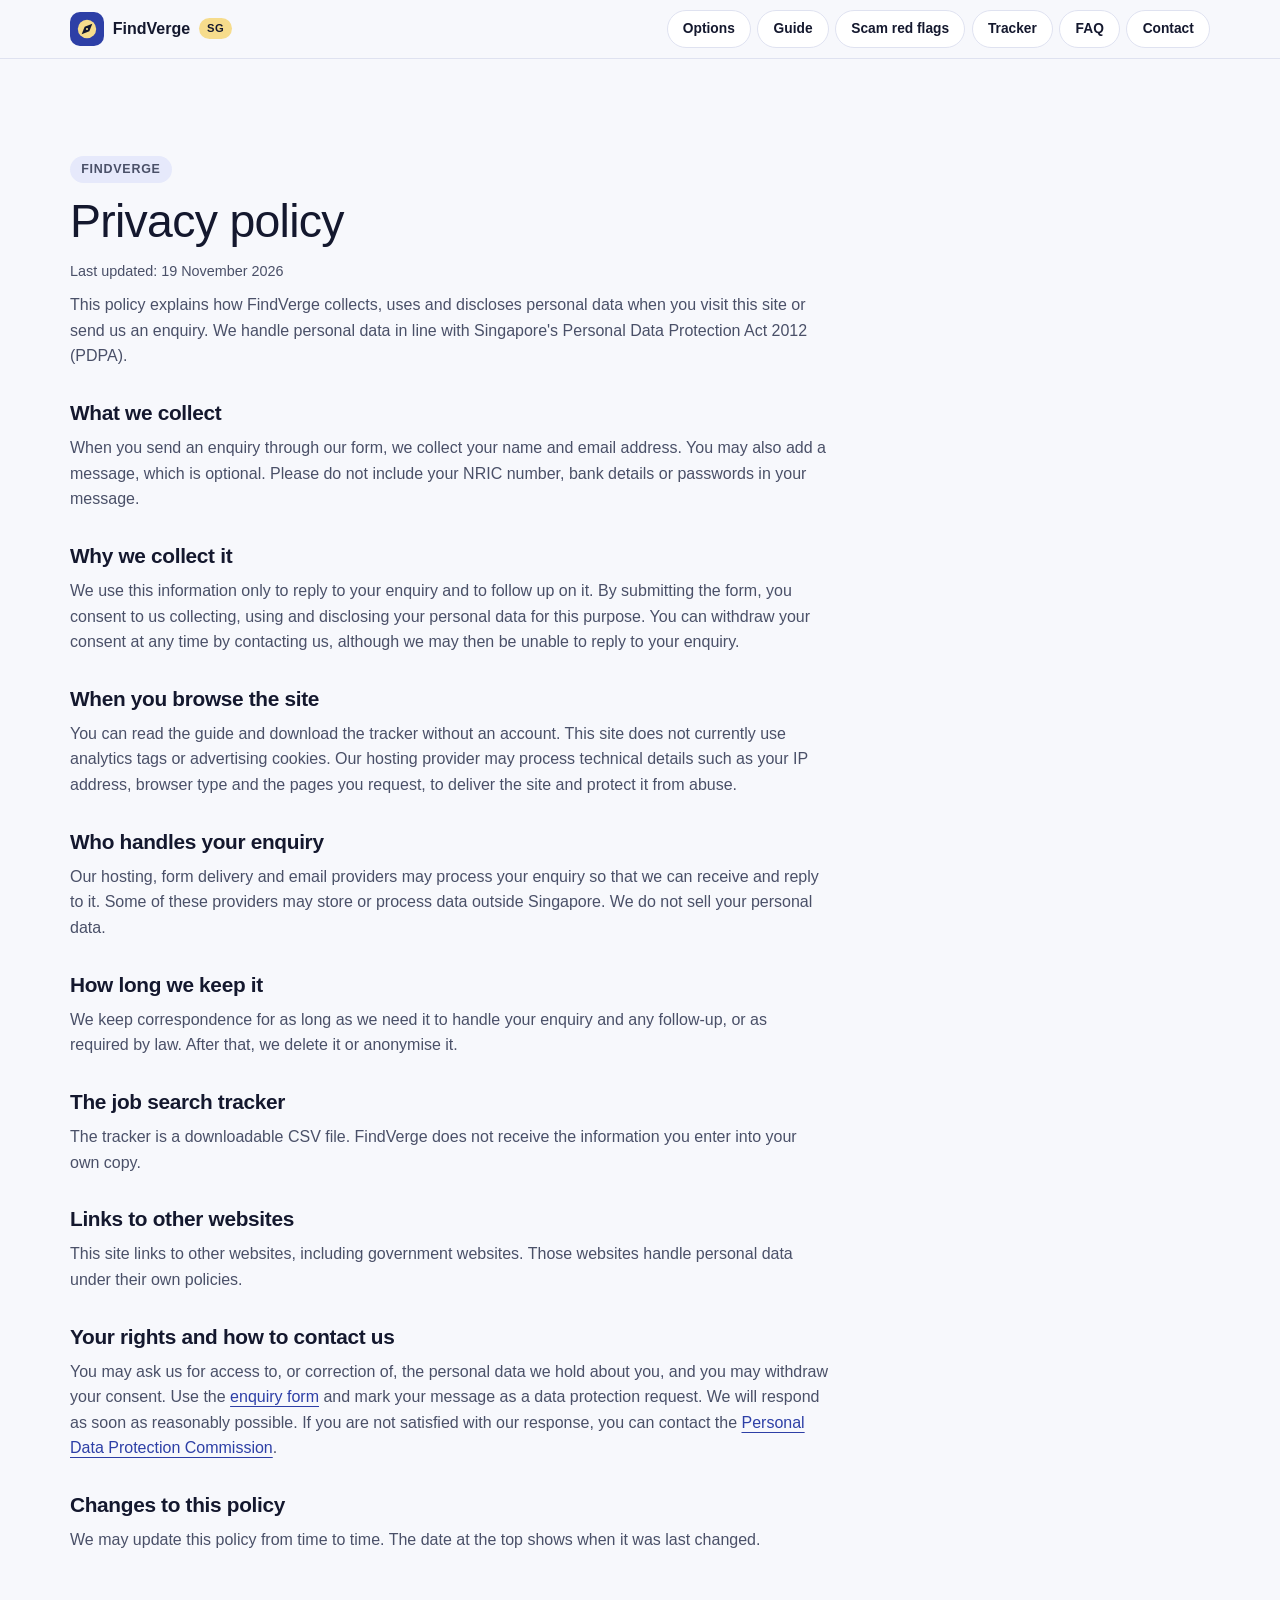
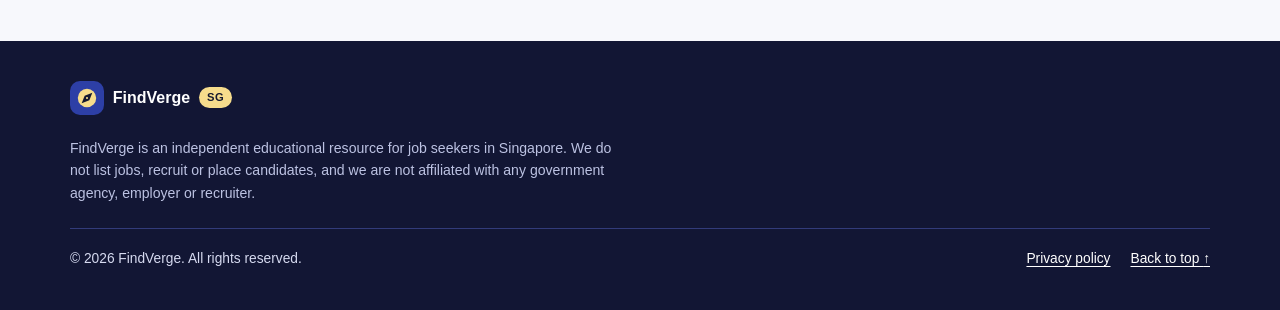
<file: privacy-policy/index.html>
<!doctype html>
<html lang="en-SG">
<head>
  <meta charset="utf-8">
  <meta name="viewport" content="width=device-width, initial-scale=1">
  <meta name="description" content="How FindVerge collects, uses and protects personal data when you visit the site or send an enquiry.">
  <meta name="theme-color" content="#2d3fa6">
  <title>Privacy Policy | FindVerge</title>
  <link rel="icon" href="../icon.svg" type="image/svg+xml">
  <link rel="stylesheet" href="../sg-style.css">
</head>
<body>
  <a class="skip-link" href="#main">Skip to content</a>

  <header class="site-header">
    <div class="wrap header-inner">
      <a class="brand" href="../#main">
        <img src="../icon.svg" width="34" height="34" alt="">
        FindVerge <small>SG</small>
      </a>
      <nav class="site-nav" aria-label="Main navigation">
        <a href="../#options">Options</a>
        <a href="../#guide">Guide</a>
        <a href="../#red-flags">Scam red flags</a>
        <a href="../#tracker">Tracker</a>
        <a href="../#faq">FAQ</a>
        <a href="../#contact">Contact</a>
      </nav>
    </div>
  </header>

  <main class="wrap section" id="main">
    <article class="doc">
      <p class="eyebrow">FindVerge</p>
      <h1>Privacy policy</h1>
      <p class="updated">Last updated: 19 November 2026</p>
      <p>This policy explains how FindVerge collects, uses and discloses personal data when you visit this site or send us an enquiry. We handle personal data in line with Singapore's Personal Data Protection Act 2012 (PDPA).</p>

      <h2>What we collect</h2>
      <p>When you send an enquiry through our form, we collect your name and email address. You may also add a message, which is optional. Please do not include your NRIC number, bank details or passwords in your message.</p>

      <h2>Why we collect it</h2>
      <p>We use this information only to reply to your enquiry and to follow up on it. By submitting the form, you consent to us collecting, using and disclosing your personal data for this purpose. You can withdraw your consent at any time by contacting us, although we may then be unable to reply to your enquiry.</p>

      <h2>When you browse the site</h2>
      <p>You can read the guide and download the tracker without an account. This site does not currently use analytics tags or advertising cookies. Our hosting provider may process technical details such as your IP address, browser type and the pages you request, to deliver the site and protect it from abuse.</p>

      <h2>Who handles your enquiry</h2>
      <p>Our hosting, form delivery and email providers may process your enquiry so that we can receive and reply to it. Some of these providers may store or process data outside Singapore. We do not sell your personal data.</p>

      <h2>How long we keep it</h2>
      <p>We keep correspondence for as long as we need it to handle your enquiry and any follow-up, or as required by law. After that, we delete it or anonymise it.</p>

      <h2>The job search tracker</h2>
      <p>The tracker is a downloadable CSV file. FindVerge does not receive the information you enter into your own copy.</p>

      <h2>Links to other websites</h2>
      <p>This site links to other websites, including government websites. Those websites handle personal data under their own policies.</p>

      <h2>Your rights and how to contact us</h2>
      <p>You may ask us for access to, or correction of, the personal data we hold about you, and you may withdraw your consent. Use the <a href="../#contact">enquiry form</a> and mark your message as a data protection request. We will respond as soon as reasonably possible. If you are not satisfied with our response, you can contact the <a href="https://www.pdpc.gov.sg">Personal Data Protection Commission</a>.</p>

      <h2>Changes to this policy</h2>
      <p>We may update this policy from time to time. The date at the top shows when it was last changed.</p>
    </article>
  </main>

  <footer class="site-footer" id="about">
    <div class="wrap footer-inner">
      <div>
        <a class="brand" href="../#main">
          <img src="../icon.svg" width="34" height="34" alt="">
          FindVerge <small>SG</small>
        </a>
        <p class="disclaimer">FindVerge is an independent educational resource for job seekers in Singapore. We do not list jobs, recruit or place candidates, and we are not affiliated with any government agency, employer or recruiter.</p>
      </div>
      <div class="footer-bottom">
        <p>© 2026 FindVerge. All rights reserved.</p>
        <div class="footer-links">
          <a href="./" aria-current="page">Privacy policy</a>
          <a href="#main">Back to top <span aria-hidden="true">↑</span></a>
        </div>
      </div>
    </div>
  </footer>
</body>
</html>
</file>
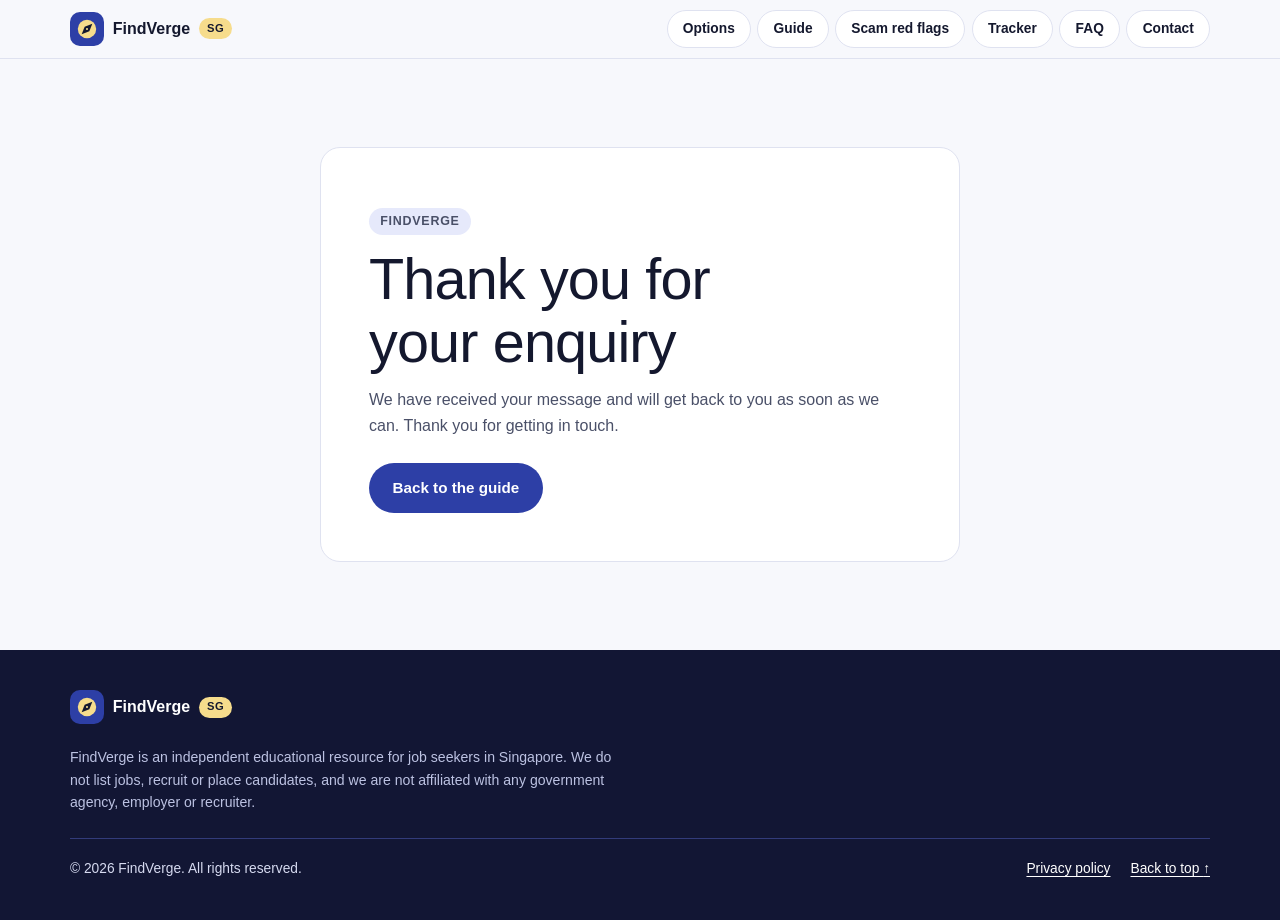
<file: thank-you/index.html>
<!doctype html>
<html lang="en-SG">
<head>
  <meta charset="utf-8">
  <meta name="viewport" content="width=device-width, initial-scale=1">
  <meta name="robots" content="noindex">
  <meta name="theme-color" content="#2d3fa6">
  <title>Thank You | FindVerge</title>
  <link rel="icon" href="../icon.svg" type="image/svg+xml">
  <link rel="stylesheet" href="../sg-style.css">
</head>
<body>
  <a class="skip-link" href="#main">Skip to content</a>

  <header class="site-header">
    <div class="wrap header-inner">
      <a class="brand" href="../#main">
        <img src="../icon.svg" width="34" height="34" alt="">
        FindVerge <small>SG</small>
      </a>
      <nav class="site-nav" aria-label="Main navigation">
        <a href="../#options">Options</a>
        <a href="../#guide">Guide</a>
        <a href="../#red-flags">Scam red flags</a>
        <a href="../#tracker">Tracker</a>
        <a href="../#faq">FAQ</a>
        <a href="../#contact">Contact</a>
      </nav>
    </div>
  </header>

  <main class="wrap section" id="main">
    <div class="confirmation">
      <p class="eyebrow">FindVerge</p>
      <h1>Thank you for your enquiry</h1>
      <p>We have received your message and will get back to you as soon as we can. Thank you for getting in touch.</p>
      <a class="button button-primary" href="../">Back to the guide</a>
    </div>
  </main>

  <footer class="site-footer" id="about">
    <div class="wrap footer-inner">
      <div>
        <a class="brand" href="../#main">
          <img src="../icon.svg" width="34" height="34" alt="">
          FindVerge <small>SG</small>
        </a>
        <p class="disclaimer">FindVerge is an independent educational resource for job seekers in Singapore. We do not list jobs, recruit or place candidates, and we are not affiliated with any government agency, employer or recruiter.</p>
      </div>
      <div class="footer-bottom">
        <p>© 2026 FindVerge. All rights reserved.</p>
        <div class="footer-links">
          <a href="../privacy-policy/">Privacy policy</a>
          <a href="#main">Back to top <span aria-hidden="true">↑</span></a>
        </div>
      </div>
    </div>
  </footer>
</body>
</html>
</file>
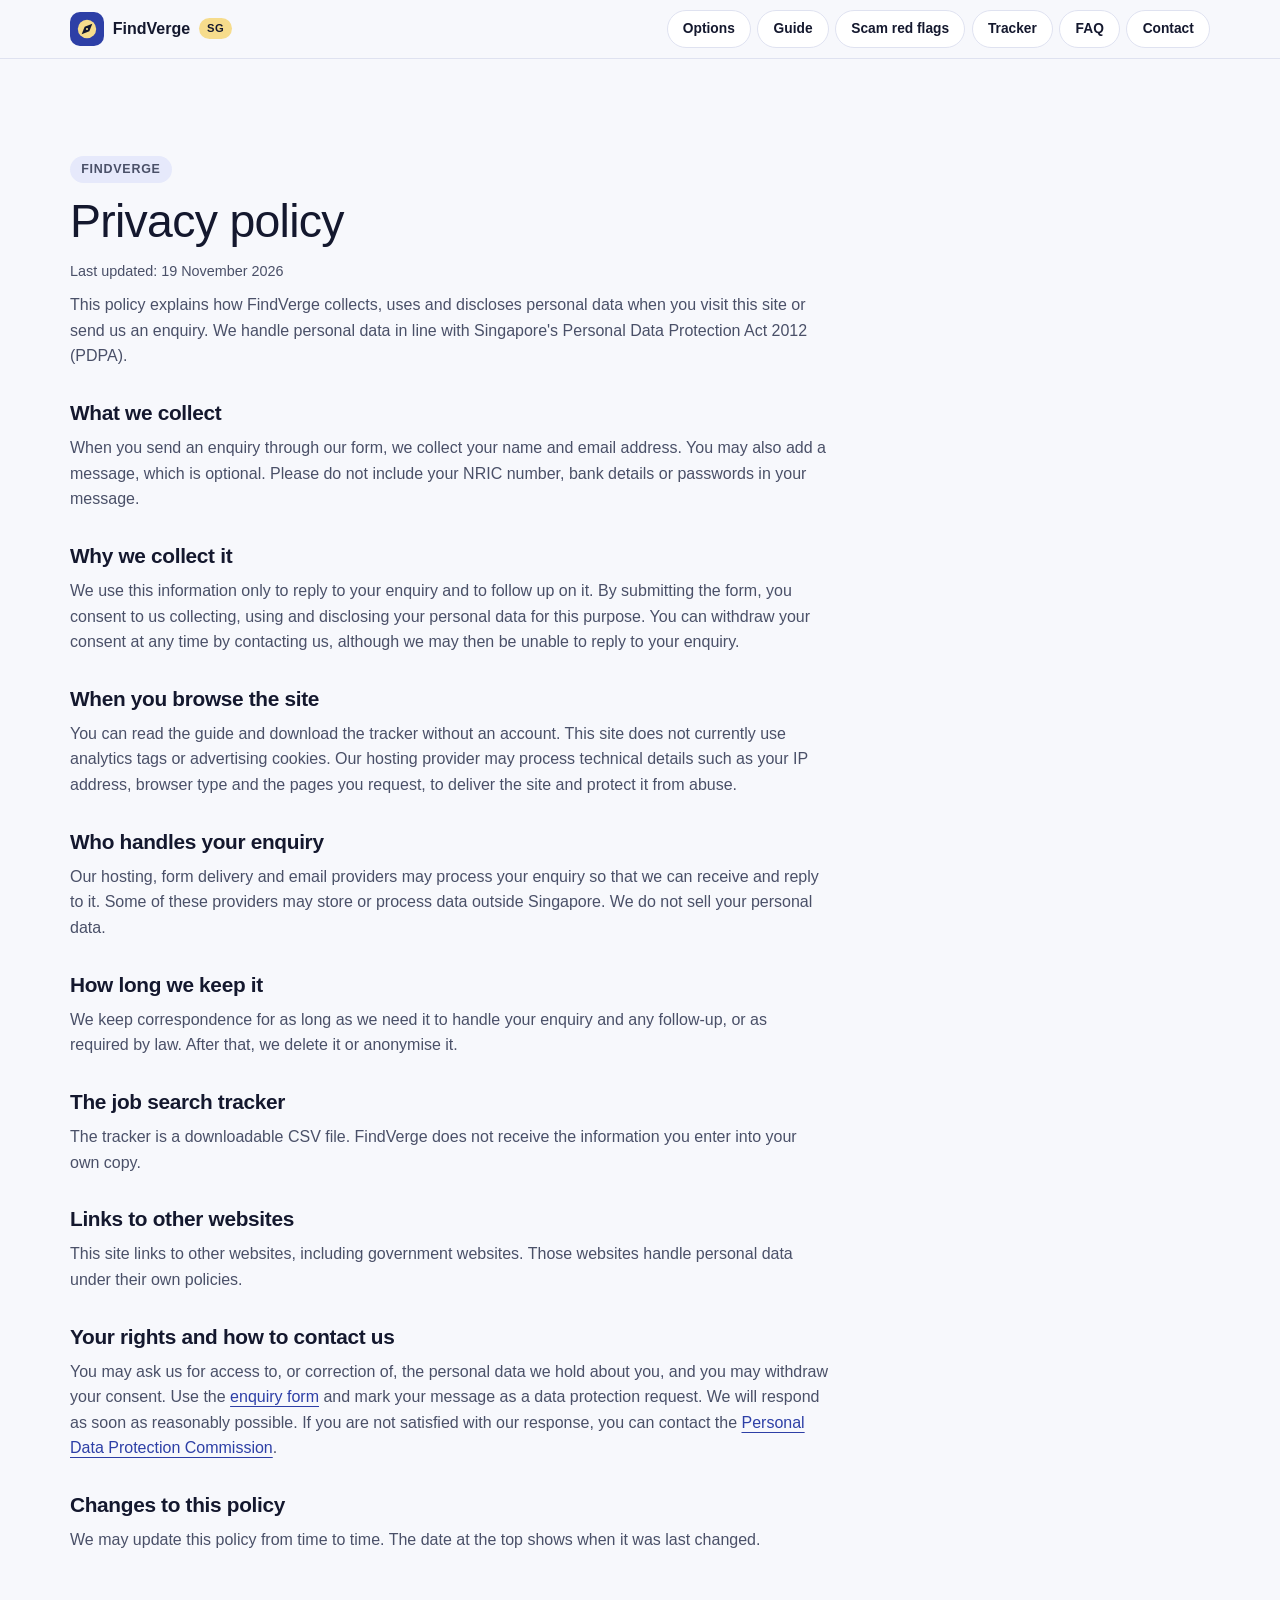
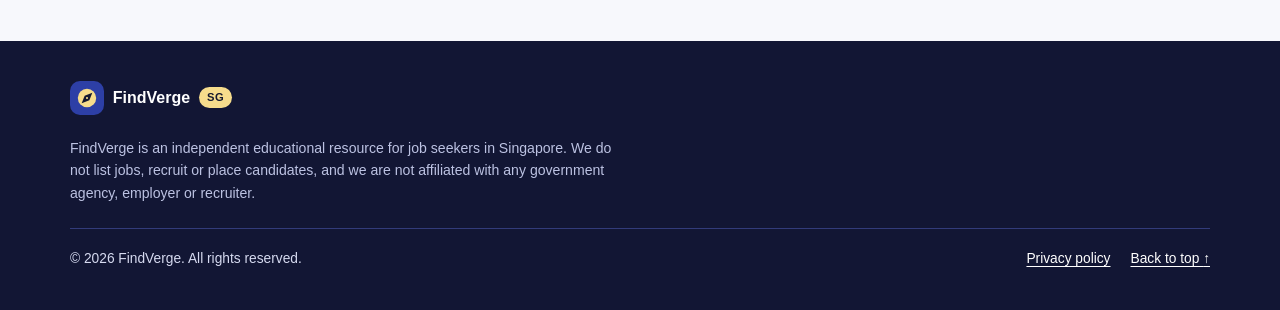
<file: privacy.html>
<!doctype html>
<html lang="en-SG">
<head>
  <meta charset="utf-8">
  <meta name="viewport" content="width=device-width, initial-scale=1">
  <meta name="description" content="How FindVerge collects, uses and protects personal data when you visit the site or send an enquiry.">
  <meta name="theme-color" content="#2d3fa6">
  <title>Privacy Policy | FindVerge</title>
  <link rel="icon" href="icon.svg" type="image/svg+xml">
  <link rel="stylesheet" href="sg-style.css">
</head>
<body>
  <a class="skip-link" href="#main">Skip to content</a>

  <header class="site-header">
    <div class="wrap header-inner">
      <a class="brand" href="./#main">
        <img src="icon.svg" width="34" height="34" alt="">
        FindVerge <small>SG</small>
      </a>
      <nav class="site-nav" aria-label="Main navigation">
        <a href="./#options">Options</a>
        <a href="./#guide">Guide</a>
        <a href="./#red-flags">Scam red flags</a>
        <a href="./#tracker">Tracker</a>
        <a href="./#faq">FAQ</a>
        <a href="./#contact">Contact</a>
      </nav>
    </div>
  </header>

  <main class="wrap section" id="main">
    <article class="doc">
      <p class="eyebrow">FindVerge</p>
      <h1>Privacy policy</h1>
      <p class="updated">Last updated: 19 November 2026</p>
      <p>This policy explains how FindVerge collects, uses and discloses personal data when you visit this site or send us an enquiry. We handle personal data in line with Singapore's Personal Data Protection Act 2012 (PDPA).</p>

      <h2>What we collect</h2>
      <p>When you send an enquiry through our form, we collect your name and email address. You may also add a message, which is optional. Please do not include your NRIC number, bank details or passwords in your message.</p>

      <h2>Why we collect it</h2>
      <p>We use this information only to reply to your enquiry and to follow up on it. By submitting the form, you consent to us collecting, using and disclosing your personal data for this purpose. You can withdraw your consent at any time by contacting us, although we may then be unable to reply to your enquiry.</p>

      <h2>When you browse the site</h2>
      <p>You can read the guide and download the tracker without an account. This site does not currently use analytics tags or advertising cookies. Our hosting provider may process technical details such as your IP address, browser type and the pages you request, to deliver the site and protect it from abuse.</p>

      <h2>Who handles your enquiry</h2>
      <p>Our hosting, form delivery and email providers may process your enquiry so that we can receive and reply to it. Some of these providers may store or process data outside Singapore. We do not sell your personal data.</p>

      <h2>How long we keep it</h2>
      <p>We keep correspondence for as long as we need it to handle your enquiry and any follow-up, or as required by law. After that, we delete it or anonymise it.</p>

      <h2>The job search tracker</h2>
      <p>The tracker is a downloadable CSV file. FindVerge does not receive the information you enter into your own copy.</p>

      <h2>Links to other websites</h2>
      <p>This site links to other websites, including government websites. Those websites handle personal data under their own policies.</p>

      <h2>Your rights and how to contact us</h2>
      <p>You may ask us for access to, or correction of, the personal data we hold about you, and you may withdraw your consent. Use the <a href="./#contact">enquiry form</a> and mark your message as a data protection request. We will respond as soon as reasonably possible. If you are not satisfied with our response, you can contact the <a href="https://www.pdpc.gov.sg">Personal Data Protection Commission</a>.</p>

      <h2>Changes to this policy</h2>
      <p>We may update this policy from time to time. The date at the top shows when it was last changed.</p>
    </article>
  </main>

  <footer class="site-footer" id="about">
    <div class="wrap footer-inner">
      <div>
        <a class="brand" href="./#main">
          <img src="icon.svg" width="34" height="34" alt="">
          FindVerge <small>SG</small>
        </a>
        <p class="disclaimer">FindVerge is an independent educational resource for job seekers in Singapore. We do not list jobs, recruit or place candidates, and we are not affiliated with any government agency, employer or recruiter.</p>
      </div>
      <div class="footer-bottom">
        <p>© 2026 FindVerge. All rights reserved.</p>
        <div class="footer-links">
          <a href="privacy" aria-current="page">Privacy policy</a>
          <a href="#main">Back to top <span aria-hidden="true">↑</span></a>
        </div>
      </div>
    </div>
  </footer>
</body>
</html>
</file>
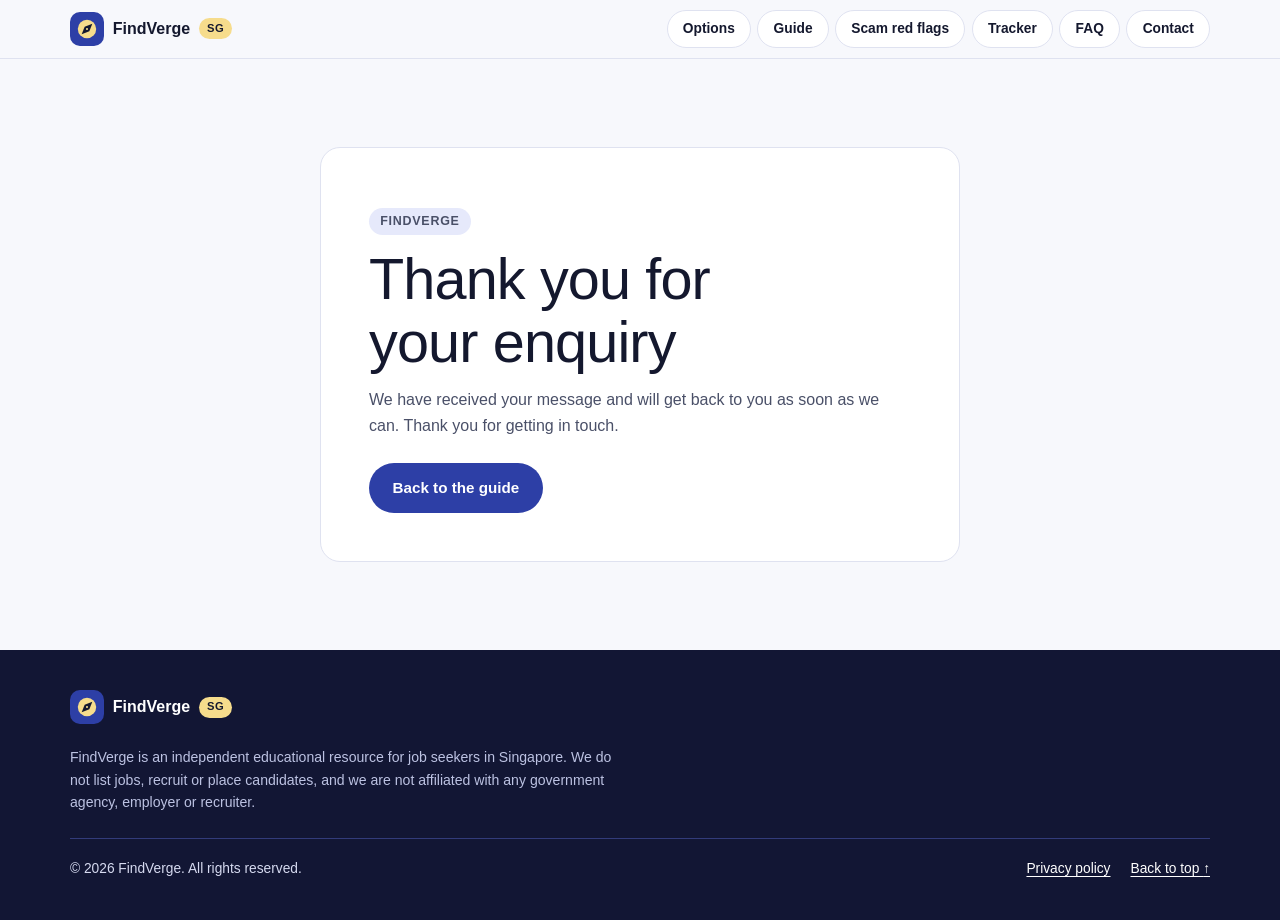
<file: thank-you.html>
<!doctype html>
<html lang="en-SG">
<head>
  <meta charset="utf-8">
  <meta name="viewport" content="width=device-width, initial-scale=1">
  <meta name="robots" content="noindex">
  <meta name="theme-color" content="#2d3fa6">
  <title>Thank You | FindVerge</title>
  <link rel="icon" href="icon.svg" type="image/svg+xml">
  <link rel="stylesheet" href="sg-style.css">
</head>
<body>
  <a class="skip-link" href="#main">Skip to content</a>

  <header class="site-header">
    <div class="wrap header-inner">
      <a class="brand" href="./#main">
        <img src="icon.svg" width="34" height="34" alt="">
        FindVerge <small>SG</small>
      </a>
      <nav class="site-nav" aria-label="Main navigation">
        <a href="./#options">Options</a>
        <a href="./#guide">Guide</a>
        <a href="./#red-flags">Scam red flags</a>
        <a href="./#tracker">Tracker</a>
        <a href="./#faq">FAQ</a>
        <a href="./#contact">Contact</a>
      </nav>
    </div>
  </header>

  <main class="wrap section" id="main">
    <div class="confirmation">
      <p class="eyebrow">FindVerge</p>
      <h1>Thank you for your enquiry</h1>
      <p>We have received your message and will get back to you as soon as we can. Thank you for getting in touch.</p>
      <a class="button button-primary" href="./">Back to the guide</a>
    </div>
  </main>

  <footer class="site-footer" id="about">
    <div class="wrap footer-inner">
      <div>
        <a class="brand" href="./#main">
          <img src="icon.svg" width="34" height="34" alt="">
          FindVerge <small>SG</small>
        </a>
        <p class="disclaimer">FindVerge is an independent educational resource for job seekers in Singapore. We do not list jobs, recruit or place candidates, and we are not affiliated with any government agency, employer or recruiter.</p>
      </div>
      <div class="footer-bottom">
        <p>© 2026 FindVerge. All rights reserved.</p>
        <div class="footer-links">
          <a href="privacy">Privacy policy</a>
          <a href="#main">Back to top <span aria-hidden="true">↑</span></a>
        </div>
      </div>
    </div>
  </footer>
</body>
</html>
</file>
<file: sg-style.css>
:root {
  color-scheme: light;
  --bg: #f7f8fc;
  --card: #ffffff;
  --ink: #14182e;
  --muted: #4a5068;
  --primary: #2d3fa6;
  --primary-deep: #1b2873;
  --tint: #e6e9fb;
  --tint-line: #c7cdf0;
  --accent: #f6dc8c;
  --accent-soft: #fff8e1;
  --night: #121634;
  --night-2: #1c2250;
  --night-line: #323b7a;
  --alert: #c93a26;
  --line: #dfe2f0;
  --radius: 20px;
  --font: "Segoe UI", "Helvetica Neue", Arial, system-ui, sans-serif;
  --mono: ui-monospace, "SFMono-Regular", Consolas, monospace;
}

* { box-sizing: border-box; }
html { scroll-behavior: smooth; scroll-padding-top: 5.5rem; }
@media (prefers-reduced-motion: reduce) { html { scroll-behavior: auto; } }

body {
  margin: 0;
  background: var(--bg);
  color: var(--ink);
  font: 1rem/1.6 var(--font);
  -webkit-text-size-adjust: 100%;
}
img, svg { display: block; max-width: 100%; }
a { color: var(--primary); text-underline-offset: .22em; }
a:hover { color: var(--primary-deep); }
a:focus-visible, summary:focus-visible, button:focus-visible, input:focus-visible, textarea:focus-visible {
  outline: 3px solid var(--ink);
  outline-offset: 3px;
}
h1, h2, h3, h4, p, ul, ol, dl, dd, figure { margin: 0; }
h1, h2, h3, h4 { font-weight: 500; letter-spacing: -.015em; text-wrap: balance; }
h1 { font-size: clamp(2.1rem, 6.4vw, 3.6rem); line-height: 1.1; }
h2 { font-size: clamp(1.7rem, 4.4vw, 2.5rem); line-height: 1.18; }
h3 { font-size: 1.18rem; font-weight: 600; line-height: 1.3; letter-spacing: -.01em; }

.wrap { width: min(1140px, calc(100% - 2.5rem)); margin-inline: auto; }
.section { padding-block: clamp(3rem, 7vw, 5.5rem); }
.eyebrow {
  display: inline-block;
  margin-bottom: .8rem;
  padding: .25rem .7rem;
  border-radius: 999px;
  background: var(--tint);
  color: var(--primary-deep);
  font-size: .78rem;
  font-weight: 650;
  letter-spacing: .06em;
  line-height: 1.5;
  text-transform: uppercase;
}
.lede { margin-top: .9rem; max-width: 52ch; color: var(--muted); }

.visually-hidden {
  position: absolute;
  width: 1px;
  height: 1px;
  margin: -1px;
  overflow: hidden;
  clip-path: inset(50%);
  white-space: nowrap;
}
.skip-link {
  position: absolute;
  z-index: 20;
  inset: .6rem auto auto .6rem;
  padding: .6rem 1rem;
  border-radius: 8px;
  background: var(--accent);
  color: var(--ink);
  font-weight: 700;
  transform: translateY(-200%);
}
.skip-link:focus { transform: none; }

/* Buttons and links */
.button {
  display: inline-flex;
  align-items: center;
  justify-content: center;
  gap: .6rem;
  min-height: 48px;
  padding: .7rem 1.35rem;
  border: 2px solid transparent;
  border-radius: 999px;
  font: inherit;
  font-size: .95rem;
  font-weight: 650;
  text-decoration: none;
  cursor: pointer;
}
.button-accent { background: var(--accent); color: var(--ink); }
.button-accent:hover { background: #f9e5a8; color: var(--ink); }
.button-primary { background: var(--primary); color: #fff; }
.button-primary:hover { background: var(--primary-deep); color: #fff; }
.button-outline { border-color: currentColor; background: transparent; color: var(--primary-deep); }
.button-outline:hover { background: var(--tint); color: var(--primary-deep); }
.button-night-outline { border-color: #fff; color: #fff; background: transparent; }
.button-night-outline:hover { background: #fff; color: var(--night); }

/* Top notice and header */
.notice { background: var(--primary-deep); color: #e7eafd; font-size: .82rem; text-align: center; }
.notice p { padding: .5rem 0; }
.site-header {
  position: sticky;
  top: 0;
  z-index: 10;
  border-bottom: 1px solid var(--line);
  background: rgba(247, 248, 252, .94);
  backdrop-filter: blur(8px);
}
.header-inner { display: flex; flex-direction: column; gap: .35rem; padding-block: .6rem; }
.brand { display: inline-flex; align-items: center; gap: .55rem; width: fit-content; color: var(--ink); font-weight: 700; text-decoration: none; white-space: nowrap; }
.brand:hover { color: var(--ink); }
.brand small { padding: .1rem .5rem; border-radius: 999px; background: var(--accent); color: var(--ink); font-size: .7rem; font-weight: 700; letter-spacing: .05em; }
.site-nav { display: flex; gap: .4rem; margin-inline: -1.25rem; padding: .15rem 1.25rem; overflow-x: auto; scrollbar-width: none; }
.site-nav::-webkit-scrollbar { display: none; }
.site-nav a {
  flex: none;
  padding: .45rem .95rem;
  border: 1px solid var(--line);
  border-radius: 999px;
  background: var(--card);
  color: var(--ink);
  font-size: .86rem;
  font-weight: 600;
  text-decoration: none;
}
.site-nav a:hover { border-color: var(--primary); color: var(--primary-deep); }

/* Hero */
.hero { position: relative; overflow: hidden; background: var(--tint); }
.hero::before {
  position: absolute;
  top: -140px;
  right: -120px;
  width: 420px;
  height: 420px;
  border-radius: 50%;
  background: var(--accent);
  opacity: .4;
  content: "";
}
.hero-grid { position: relative; display: grid; gap: 2.5rem; padding-block: clamp(2.5rem, 7vw, 5.5rem); }
.hero .eyebrow { background: #fff; }
.hero h1 { max-width: 17ch; }
.hero .lede { max-width: 46ch; color: #39426e; font-size: clamp(1.02rem, 2.4vw, 1.2rem); }
.hero-actions { display: flex; flex-wrap: wrap; gap: .75rem; margin-top: 1.6rem; }
.phone { justify-self: center; width: min(100%, 340px); }
.phone-body { padding: .8rem; border-radius: 34px; background: var(--night); box-shadow: 0 24px 50px -22px #0f1440aa; }
.phone-screen { display: grid; gap: .65rem; padding: 1rem .9rem 1.1rem; border-radius: 24px; background: #eceef8; }
.phone-head { display: flex; align-items: center; gap: .6rem; padding-bottom: .65rem; border-bottom: 1px solid #cfd3e6; font-size: .82rem; font-weight: 650; }
.phone-head i { display: grid; place-items: center; width: 30px; height: 30px; border-radius: 50%; background: #b7bdd9; color: #fff; font-style: normal; font-size: .8rem; }
.phone-head small { display: block; color: var(--muted); font-weight: 400; font-size: .72rem; }
.bubble { max-width: 90%; padding: .6rem .8rem; border-radius: 4px 14px 14px 14px; background: #fff; font-size: .86rem; line-height: 1.45; box-shadow: 0 1px 0 #c9cde4; }
.flags { display: grid; gap: .4rem; margin: .3rem 0 0; padding: 0; list-style: none; }
.flags li { display: flex; align-items: center; gap: .5rem; padding: .4rem .65rem; border-radius: 10px; background: #fff0ec; color: #8f2514; font-size: .78rem; font-weight: 650; }
.flags li::before { display: grid; place-items: center; flex: none; width: 18px; height: 18px; border-radius: 50%; background: var(--alert); color: #fff; font-size: .7rem; font-weight: 700; content: "!"; }
.phone figcaption { margin-top: .9rem; color: #39426e; font-size: .84rem; text-align: center; }

/* Options */
.split { display: grid; gap: 2rem; }
.cards { display: grid; gap: 1rem; margin: 2rem 0 0; padding: 0; list-style: none; }
.card { display: flex; flex-direction: column; gap: .7rem; padding: 1.5rem; border: 1px solid var(--line); border-radius: var(--radius); background: var(--card); }
.card-tag { width: fit-content; padding: .15rem .65rem; border-radius: 6px; background: var(--accent-soft); font-size: .76rem; font-weight: 650; letter-spacing: .05em; text-transform: uppercase; }
.card p { color: var(--muted); }
.card .ask { margin-top: auto; padding-top: .8rem; border-top: 1px dashed var(--tint-line); color: var(--ink); font-size: .92rem; }
.card .ask strong { color: var(--primary-deep); font-weight: 650; }

/* Guide timeline */
.guide { background: var(--card); border-block: 1px solid var(--line); }
.guide-intro { align-self: start; }
.timeline { position: relative; display: grid; gap: 1.5rem; margin: 0; padding: 0; list-style: none; counter-reset: step; }
.timeline > li { position: relative; padding: 0 0 0 3.6rem; counter-increment: step; }
.timeline > li::before {
  position: absolute;
  top: 0;
  left: 0;
  z-index: 1;
  display: grid;
  place-items: center;
  width: 2.5rem;
  height: 2.5rem;
  border-radius: 50%;
  background: var(--primary);
  color: #fff;
  font-weight: 650;
  content: counter(step);
}
.timeline > li:not(:last-child)::after { position: absolute; top: 2.5rem; bottom: -1.5rem; left: calc(1.25rem - 1px); width: 2px; background: var(--tint-line); content: ""; }
.timeline h3 { padding-top: .35rem; }
.timeline p { margin-top: .6rem; color: var(--muted); }
.query-list { display: grid; gap: .4rem; margin: .8rem 0 0; padding: 0; list-style: none; }
.query-list li { padding: .45rem .75rem; border-radius: 10px; background: var(--tint); color: var(--primary-deep); font: 600 .84rem/1.4 var(--mono); overflow-wrap: anywhere; }
.check-grid { display: grid; gap: .6rem; margin: .9rem 0 0; }
.check-grid div { padding: .8rem 1rem; border: 1px solid var(--line); border-radius: 14px; background: var(--bg); }
.check-grid dt { font-weight: 650; }
.check-grid dd { margin-top: .15rem; color: var(--muted); font-size: .94rem; }

/* Red flags */
.flags-band { background: var(--night); color: #f2f4fb; }
.flags-band .eyebrow { background: var(--accent); color: var(--ink); }
.flags-band .lede { color: #c6cbe6; }
.flags-band a:not(.button) { color: var(--accent); }
.flags-band a:not(.button):hover { color: #fff; }
.flags-band :focus-visible, .site-footer :focus-visible { outline-color: #fff; }
.flag-list { display: grid; gap: 1rem; margin: 2rem 0 0; padding: 0; list-style: none; counter-reset: flag; }
.flag-list li { position: relative; padding: 1.3rem 1.3rem 1.3rem 4rem; border: 1px solid var(--night-line); border-radius: var(--radius); background: var(--night-2); counter-increment: flag; }
.flag-list li::before { position: absolute; top: 1.25rem; left: 1.2rem; display: grid; place-items: center; width: 2rem; height: 2rem; border-radius: 8px; background: var(--accent); color: var(--ink); font-weight: 700; content: counter(flag); }
.flag-list h3 { font-size: 1.06rem; }
.flag-list p { margin-top: .35rem; color: #c6cbe6; font-size: .95rem; }
.protect { margin-top: 1rem; padding: 1.3rem; border: 1px dashed #6370b8; border-radius: var(--radius); }
.protect h3 { font-size: 1.06rem; }
.protect p { margin-top: .4rem; color: #c6cbe6; font-size: .95rem; }
.act { display: grid; gap: 1rem; margin: 2.5rem 0 0; padding: 0; list-style: none; }
.act li { padding: 1.3rem; border-radius: var(--radius); background: #fff; color: var(--ink); }
.act b { display: inline-block; margin-bottom: .4rem; padding: .1rem .6rem; border-radius: 6px; background: var(--primary); color: #fff; font-size: .78rem; font-weight: 650; letter-spacing: .08em; }
.act p { color: var(--muted); font-size: .95rem; }
/* Tracker */
.tracker-card { overflow: hidden; border: 1px solid var(--line); border-radius: var(--radius); background: var(--card); }
.tracker-card header { display: flex; align-items: center; justify-content: space-between; gap: 1rem; padding: .8rem 1.1rem; border-bottom: 1px solid var(--line); background: var(--tint); font-size: .82rem; font-weight: 650; }
.table-scroll { overflow-x: auto; }
.tracker-card table { width: 100%; min-width: 640px; border-collapse: collapse; font-size: .84rem; }
.tracker-card th, .tracker-card td { padding: .7rem .9rem; border-bottom: 1px solid var(--line); text-align: left; vertical-align: top; }
.tracker-card th { background: #eff1fa; font-weight: 650; white-space: nowrap; }
.tracker-card td { color: var(--muted); }
.tracker-card tr:last-child td { border-bottom: 0; }
.small-note { margin-top: .8rem; color: var(--muted); font-size: .88rem; }
.tracker-copy .button { margin-top: 1.4rem; }

/* FAQ */
.faq { background: var(--card); border-block: 1px solid var(--line); }
.faq-list { display: grid; gap: .7rem; }
.faq details { border: 1px solid var(--line); border-radius: 16px; background: var(--bg); }
.faq summary { display: flex; align-items: center; justify-content: space-between; gap: 1rem; padding: 1rem 1.2rem; font-weight: 600; list-style: none; cursor: pointer; }
.faq summary::-webkit-details-marker { display: none; }
.faq summary::after { flex: none; font-size: 1.4rem; font-weight: 400; line-height: 1; content: "+"; }
.faq details[open] summary::after { content: "\2212"; }
.faq details[open] { background: #fff; border-color: var(--tint-line); }
.faq details p { padding: 0 1.2rem 1.15rem; color: var(--muted); }

/* Contact */
.contact { background: var(--accent-soft); }
.contact-form { padding: clamp(1.25rem, 4vw, 2rem); border: 1px solid #f0e2b0; border-radius: var(--radius); background: #fff; }
.contact-form fieldset { display: grid; gap: 1rem; min-width: 0; margin: 0; padding: 0; border: 0; }
.field { display: grid; gap: .3rem; }
.field label { font-size: .92rem; font-weight: 600; }
.field label span { color: var(--muted); font-weight: 400; }
.field input, .field textarea { width: 100%; min-height: 48px; padding: .65rem .85rem; border: 1px solid #8b92b0; border-radius: 12px; background: #fff; color: var(--ink); font: inherit; }
.field textarea { resize: vertical; }
.form-note { color: var(--muted); font-size: .84rem; }

/* Footer */
.site-footer { background: var(--night); color: #d6daf0; }
.site-footer a { color: #fff; }
.site-footer .brand { color: #fff; }
.footer-inner { display: grid; gap: 1.5rem; padding-block: 2.5rem; }
.site-footer .disclaimer { max-width: 70ch; margin-top: .9rem; color: #bcc2e2; font-size: .88rem; }
.footer-bottom { display: flex; flex-wrap: wrap; align-items: baseline; justify-content: space-between; gap: .4rem 1.5rem; padding-top: 1.2rem; border-top: 1px solid var(--night-line); font-size: .86rem; }
.footer-links { display: flex; flex-wrap: wrap; gap: .3rem 1.25rem; }

/* Privacy and thank-you pages */
.doc { max-width: 760px; }
.doc h1 { font-size: clamp(2rem, 6vw, 2.9rem); }
.doc h2 { margin-top: 2rem; font-size: 1.3rem; font-weight: 600; }
.doc p, .doc li { margin-top: .6rem; color: var(--muted); }
.doc ul { padding-left: 1.2rem; }
.doc .updated { margin-top: .8rem; font-size: .9rem; }
.confirmation { max-width: 640px; margin-inline: auto; padding: clamp(1.5rem, 6vw, 3rem); border: 1px solid var(--line); border-radius: var(--radius); background: #fff; }
.confirmation p { margin-top: .8rem; color: var(--muted); }
.confirmation .button { margin-top: 1.5rem; }

/* Larger screens */
@media (min-width: 720px) {
  .header-inner { flex-direction: row; align-items: center; justify-content: space-between; gap: 1.5rem; }
  .site-nav { margin: 0; padding: 0; overflow: visible; }
  .cards { grid-template-columns: repeat(3, 1fr); }
  .flag-list { grid-template-columns: repeat(2, 1fr); }
  .act { grid-template-columns: repeat(3, 1fr); }
  .check-grid { grid-template-columns: repeat(2, 1fr); }
}
@media (min-width: 960px) {
  .hero-grid { grid-template-columns: 1.15fr .85fr; align-items: center; gap: 4rem; }
  .split { grid-template-columns: .8fr 1.2fr; gap: 4rem; }
  .split-even { grid-template-columns: 1fr 1fr; align-items: start; }
  .split-even.split-middle { align-items: center; }
  .guide-intro { position: sticky; top: 7rem; }
}
@media (max-width: 380px) {
  .wrap { width: calc(100% - 2rem); }
  .site-nav { margin-inline: -1rem; padding-inline: 1rem; }
  .flag-list li { padding-left: 3.4rem; }
}
</file>
